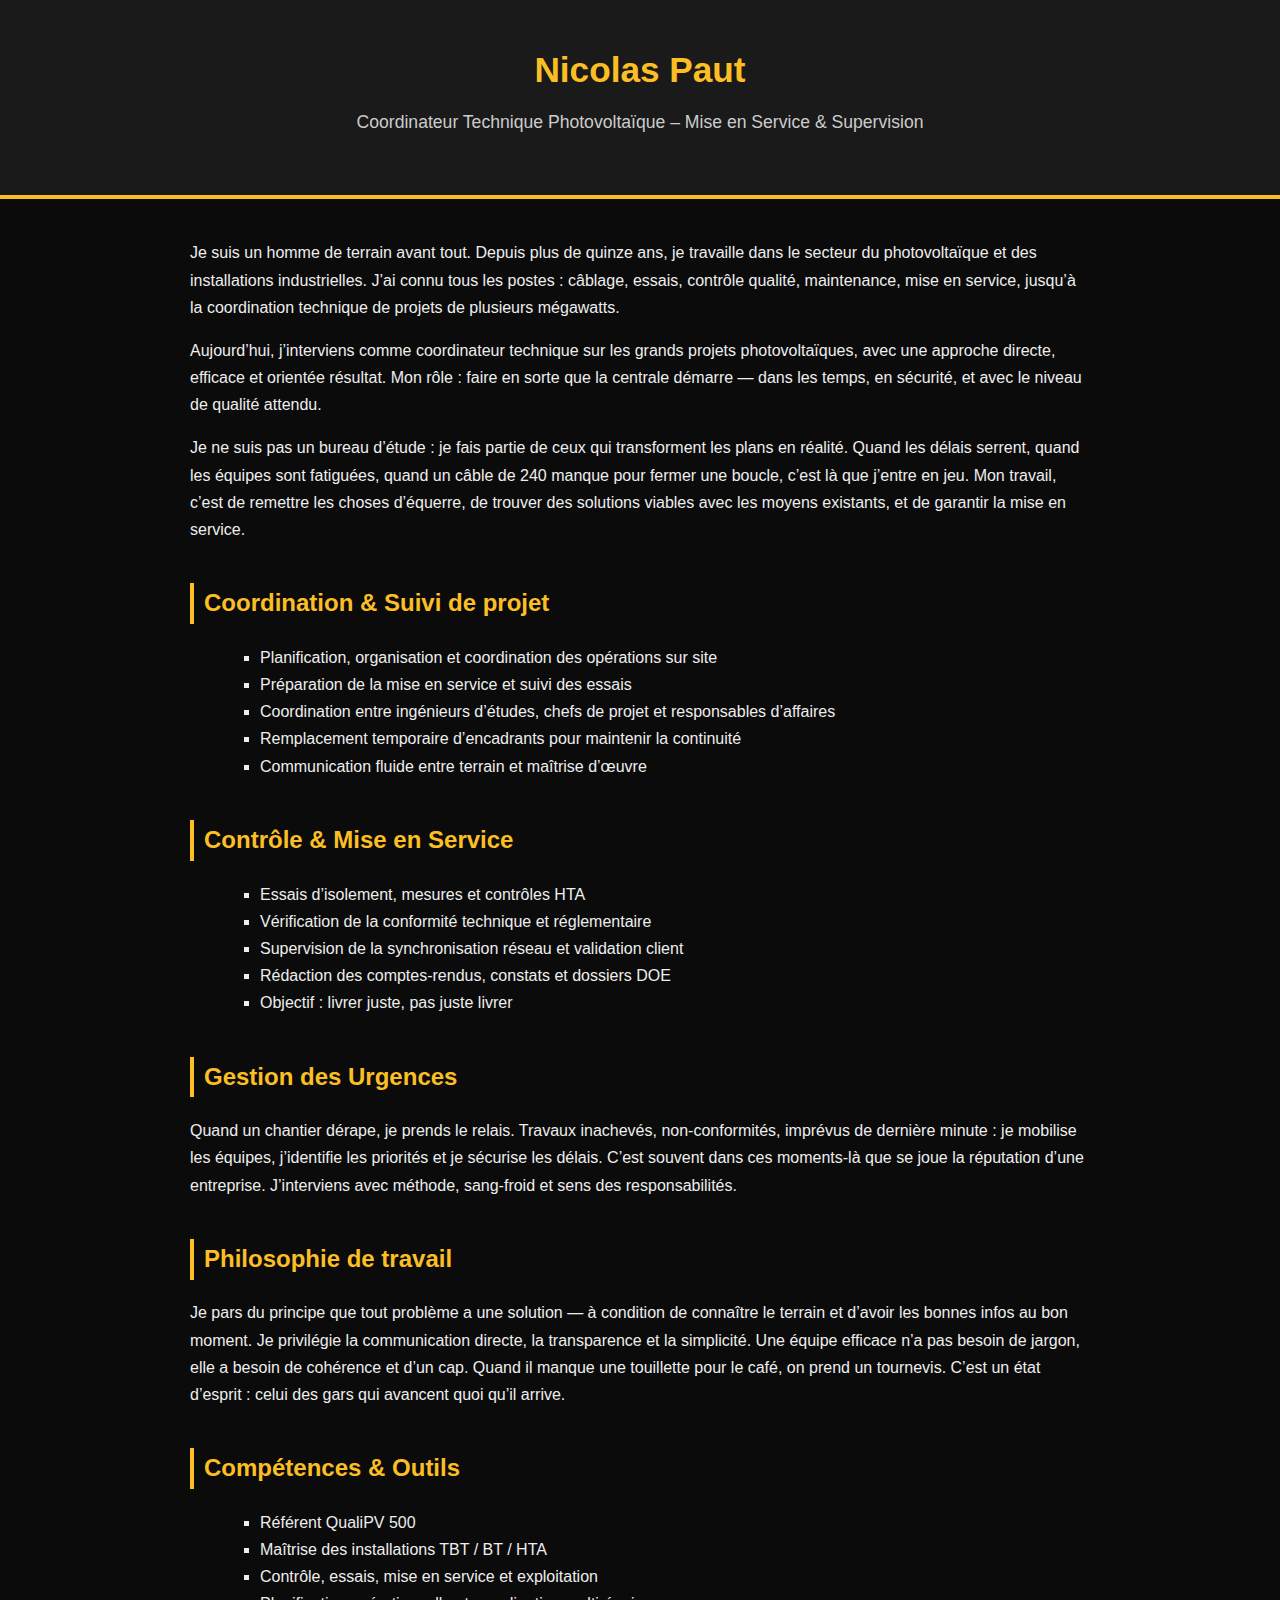
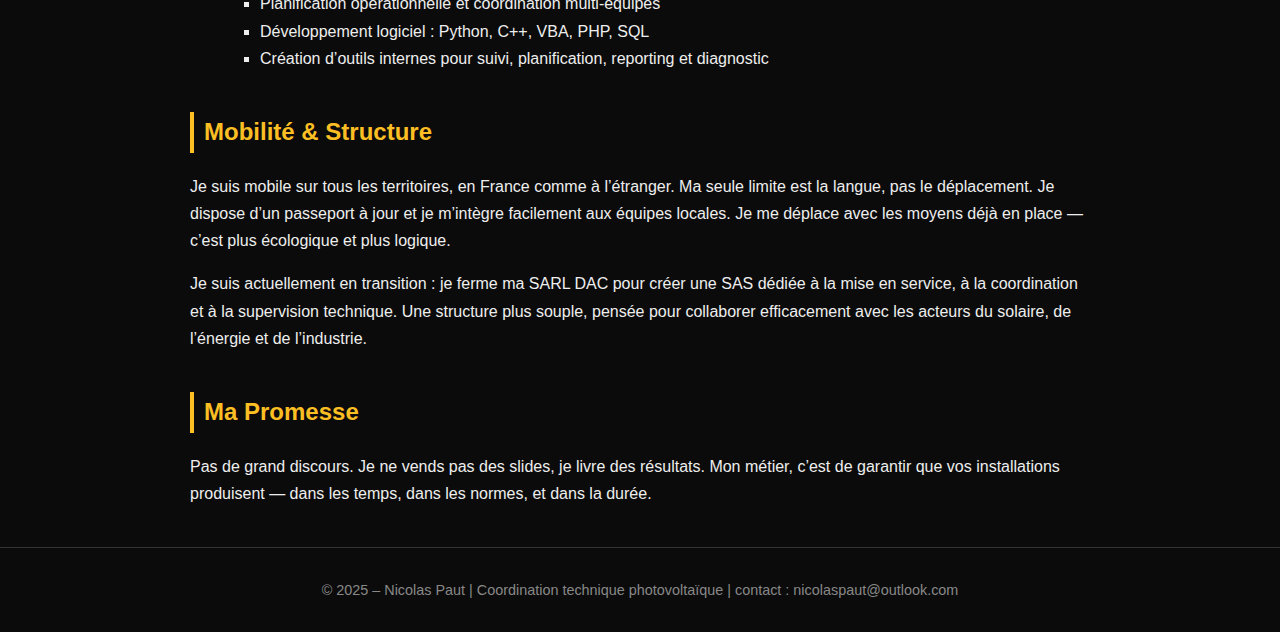
<file: index.html>
<!DOCTYPE html>
<html lang="fr">
<head>
  <meta charset="UTF-8">
  <meta name="viewport" content="width=device-width, initial-scale=1.0">
  <title>Mr PAUT Nicolas – Coordinateur Technique Photovoltaïque</title>
  <style>
    body {
      font-family: "Segoe UI", Arial, sans-serif;
      background-color: #0b0b0b;
      color: #eee;
      margin: 0;
      padding: 0;
      line-height: 1.7;
    }
    header {
      background-color: #1a1a1a;
      border-bottom: 4px solid #fbbf24;
      text-align: center;
      padding: 40px 20px;
    }
    header h1 {
      margin: 0;
      font-size: 2.2rem;
      color: #fbbf24;
    }
    header p {
      margin-top: 8px;
      font-size: 1.1rem;
      color: #ccc;
    }
    main {
      max-width: 900px;
      margin: 40px auto;
      padding: 0 20px;
    }
    h2 {
      color: #fbbf24;
      border-left: 4px solid #fbbf24;
      padding-left: 10px;
      margin-top: 40px;
    }
    ul {
      list-style-type: square;
      margin-left: 30px;
    }
    section {
      margin-bottom: 40px;
    }
    footer {
      text-align: center;
      font-size: 0.9rem;
      color: #888;
      padding: 30px;
      border-top: 1px solid #333;
    }
  </style>
</head>
<body>
  <header>
    <h1>Nicolas Paut</h1>
    <p>Coordinateur Technique Photovoltaïque – Mise en Service & Supervision</p>
  </header>

  <main>
    <section>
      <p>
        Je suis un homme de terrain avant tout. Depuis plus de quinze ans, je travaille dans le secteur du photovoltaïque et des installations industrielles.
        J’ai connu tous les postes : câblage, essais, contrôle qualité, maintenance, mise en service, jusqu’à la coordination technique de projets de plusieurs mégawatts.
      </p>
      <p>
        Aujourd’hui, j’interviens comme coordinateur technique sur les grands projets photovoltaïques, avec une approche directe, efficace et orientée résultat.
        Mon rôle : faire en sorte que la centrale démarre — dans les temps, en sécurité, et avec le niveau de qualité attendu.
      </p>
      <p>
        Je ne suis pas un bureau d’étude : je fais partie de ceux qui transforment les plans en réalité. Quand les délais serrent, quand les équipes sont fatiguées,
        quand un câble de 240 manque pour fermer une boucle, c’est là que j’entre en jeu. Mon travail, c’est de remettre les choses d’équerre, de trouver des solutions
        viables avec les moyens existants, et de garantir la mise en service.
      </p>
    </section>

    <section>
      <h2>Coordination & Suivi de projet</h2>
      <ul>
        <li>Planification, organisation et coordination des opérations sur site</li>
        <li>Préparation de la mise en service et suivi des essais</li>
        <li>Coordination entre ingénieurs d’études, chefs de projet et responsables d’affaires</li>
        <li>Remplacement temporaire d’encadrants pour maintenir la continuité</li>
        <li>Communication fluide entre terrain et maîtrise d’œuvre</li>
      </ul>
    </section>

    <section>
      <h2>Contrôle & Mise en Service</h2>
      <ul>
        <li>Essais d’isolement, mesures et contrôles HTA</li>
        <li>Vérification de la conformité technique et réglementaire</li>
        <li>Supervision de la synchronisation réseau et validation client</li>
        <li>Rédaction des comptes-rendus, constats et dossiers DOE</li>
        <li>Objectif : livrer juste, pas juste livrer</li>
      </ul>
    </section>

    <section>
      <h2>Gestion des Urgences</h2>
      <p>
        Quand un chantier dérape, je prends le relais. Travaux inachevés, non-conformités, imprévus de dernière minute :
        je mobilise les équipes, j’identifie les priorités et je sécurise les délais. C’est souvent dans ces moments-là
        que se joue la réputation d’une entreprise. J’interviens avec méthode, sang-froid et sens des responsabilités.
      </p>
    </section>

    <section>
      <h2>Philosophie de travail</h2>
      <p>
        Je pars du principe que tout problème a une solution — à condition de connaître le terrain et d’avoir les bonnes infos au bon moment.
        Je privilégie la communication directe, la transparence et la simplicité. Une équipe efficace n’a pas besoin de jargon, elle a besoin de cohérence et d’un cap.
        Quand il manque une touillette pour le café, on prend un tournevis. C’est un état d’esprit : celui des gars qui avancent quoi qu’il arrive.
      </p>
    </section>

    <section>
      <h2>Compétences & Outils</h2>
      <ul>
        <li>Référent QualiPV 500</li>
        <li>Maîtrise des installations TBT / BT / HTA</li>
        <li>Contrôle, essais, mise en service et exploitation</li>
        <li>Planification opérationnelle et coordination multi-équipes</li>
        <li>Développement logiciel : Python, C++, VBA, PHP, SQL</li>
        <li>Création d’outils internes pour suivi, planification, reporting et diagnostic</li>
      </ul>
    </section>

    <section>
      <h2>Mobilité & Structure</h2>
      <p>
        Je suis mobile sur tous les territoires, en France comme à l’étranger. Ma seule limite est la langue, pas le déplacement.
        Je dispose d’un passeport à jour et je m’intègre facilement aux équipes locales. Je me déplace avec les moyens déjà en place — c’est plus écologique et plus logique.
      </p>
      <p>
        Je suis actuellement en transition : je ferme ma SARL DAC pour créer une SAS dédiée à la mise en service, à la coordination et à la supervision technique.
        Une structure plus souple, pensée pour collaborer efficacement avec les acteurs du solaire, de l’énergie et de l’industrie.
      </p>
    </section>

    <section>
      <h2>Ma Promesse</h2>
      <p>
        Pas de grand discours. Je ne vends pas des slides, je livre des résultats.
        Mon métier, c’est de garantir que vos installations produisent — dans les temps, dans les normes, et dans la durée.
      </p>
    </section>
  </main>

  <footer>
    © 2025 – Nicolas Paut | Coordination technique photovoltaïque | contact : nicolaspaut@outlook.com
  </footer>
</body>
</html>
</file>
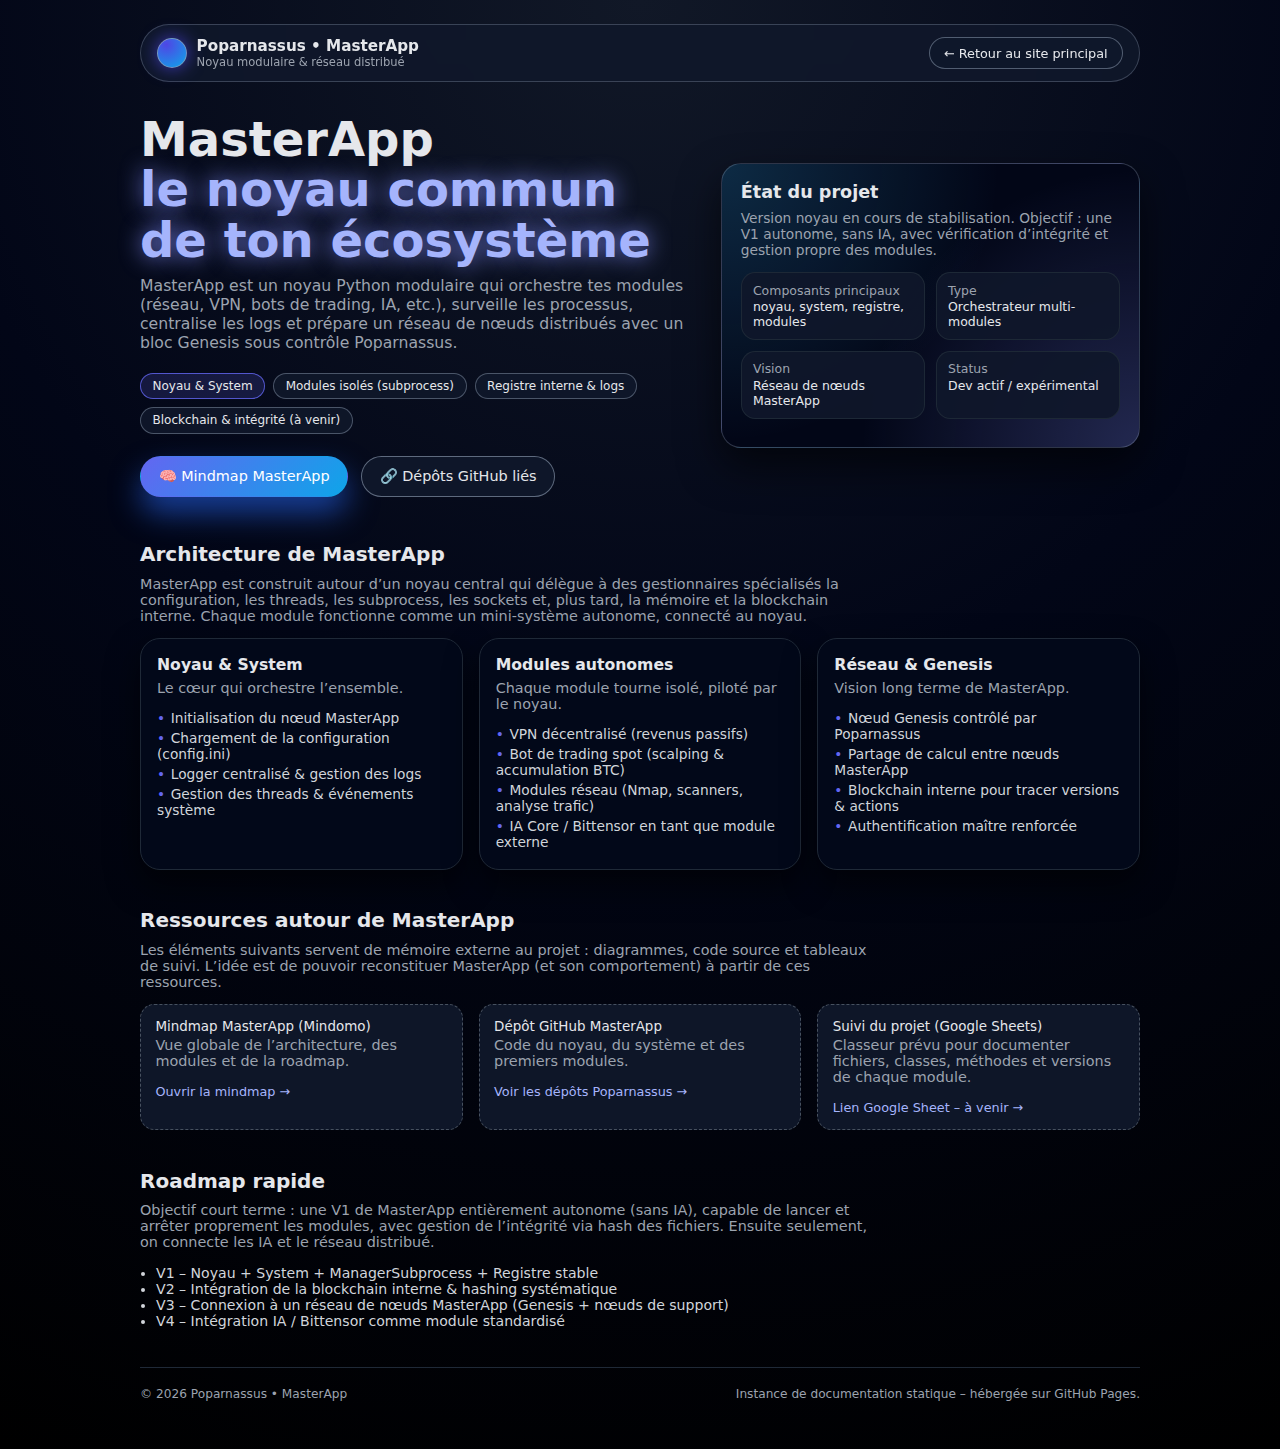
<file: masterapp/masterapp.html>
<!DOCTYPE html>
<html lang="fr">
<head>
  <meta charset="UTF-8" />
  <title>MasterApp • Poparnassus</title>
  <meta name="viewport" content="width=device-width, initial-scale=1.0" />
  <meta
    name="description"
    content="Présentation de MasterApp, le noyau modulaire et distribué de l'écosystème Poparnassus."
  />
  <style>
    :root {
      --bg: #020617;
      --bg-card: #020819;
      --accent: #6366f1;
      --accent-soft: rgba(99,102,241,0.18);
      --text: #e5e7eb;
      --muted: #9ca3af;
      --border: #1f2937;
      --radius: 1.25rem;
    }

    * {
      box-sizing: border-box;
      margin: 0;
      padding: 0;
    }

    body {
      font-family: system-ui, -apple-system, BlinkMacSystemFont, "Segoe UI", sans-serif;
      background: radial-gradient(circle at top, #111827 0, #020617 45%, #000 100%);
      color: var(--text);
      min-height: 100vh;
    }

    a {
      color: inherit;
      text-decoration: none;
    }

    .page {
      max-width: 1040px;
      margin: 0 auto;
      padding: 1.5rem 1.25rem 3rem;
    }

    header {
      display: flex;
      align-items: center;
      justify-content: space-between;
      gap: 1rem;
      padding: 0.75rem 1rem;
      border-radius: 999px;
      background: rgba(15,23,42,0.9);
      border: 1px solid rgba(148,163,184,0.32);
      backdrop-filter: blur(18px);
      margin-bottom: 2rem;
      position: sticky;
      top: 0.75rem;
      z-index: 10;
    }

    .brand {
      display: flex;
      align-items: center;
      gap: 0.6rem;
    }

    .brand-logo {
      width: 30px;
      height: 30px;
      border-radius: 999px;
      background: radial-gradient(circle at 30% 20%, #4f46e5, #0ea5e9);
      border: 1px solid rgba(148,163,184,0.7);
      box-shadow: 0 0 18px rgba(79,70,229,0.8);
    }

    .brand-text-main {
      font-size: 0.95rem;
      font-weight: 600;
    }

    .brand-text-sub {
      font-size: 0.72rem;
      color: var(--muted);
    }

    .back-link {
      font-size: 0.8rem;
      padding: 0.45rem 0.9rem;
      border-radius: 999px;
      border: 1px solid rgba(148,163,184,0.5);
      color: #e5e7eb;
      background: rgba(15,23,42,0.95);
      display: inline-flex;
      align-items: center;
      gap: 0.35rem;
    }

    .back-link:hover {
      border-color: var(--accent);
    }

    .hero {
      display: grid;
      grid-template-columns: minmax(0, 1.7fr) minmax(0, 1.3fr);
      gap: 2rem;
      align-items: center;
      margin-bottom: 2.8rem;
    }

    .hero-title {
      font-size: clamp(2.1rem, 2.6vw + 1.3rem, 3rem);
      line-height: 1.05;
      margin-bottom: 0.7rem;
    }

    .hero-title span {
      color: #a5b4fc;
      text-shadow: 0 0 22px rgba(129,140,248,0.85);
    }

    .hero-sub {
      font-size: 0.98rem;
      color: var(--muted);
      max-width: 36rem;
      margin-bottom: 1.3rem;
    }

    .chips {
      display: flex;
      flex-wrap: wrap;
      gap: 0.5rem;
      margin-bottom: 1.4rem;
    }

    .chip {
      font-size: 0.75rem;
      padding: 0.32rem 0.72rem;
      border-radius: 999px;
      border: 1px solid rgba(148,163,184,0.45);
      background: rgba(15,23,42,0.9);
      white-space: nowrap;
    }

    .chip-accent {
      border-color: rgba(99,102,241,0.8);
      background: rgba(99,102,241,0.18);
    }

    .buttons {
      display: flex;
      flex-wrap: wrap;
      gap: 0.8rem;
    }

    .btn {
      padding: 0.7rem 1.1rem;
      border-radius: 999px;
      border: 1px solid transparent;
      font-size: 0.9rem;
      display: inline-flex;
      align-items: center;
      justify-content: center;
      gap: 0.45rem;
      cursor: pointer;
      transition: all 0.18s ease;
    }

    .btn-primary {
      background: linear-gradient(135deg, #6366f1, #0ea5e9);
      color: white;
      box-shadow: 0 16px 30px rgba(37,99,235,0.6);
    }

    .btn-primary:hover {
      transform: translateY(-1px) scale(1.01);
    }

    .btn-ghost {
      background: rgba(15,23,42,0.95);
      color: var(--text);
      border-color: rgba(148,163,184,0.6);
    }

    .btn-ghost:hover {
      border-color: var(--accent);
    }

    .hero-card {
      background: radial-gradient(circle at top left, rgba(56,189,248,0.2), transparent 55%),
                  radial-gradient(circle at bottom right, rgba(129,140,248,0.25), transparent 55%),
                  #020617;
      border-radius: var(--radius);
      border: 1px solid rgba(148,163,184,0.3);
      padding: 1.1rem 1.2rem;
      box-shadow: 0 18px 42px rgba(0,0,0,0.6);
    }

    .hero-card h2 {
      font-size: 1.1rem;
      margin-bottom: 0.5rem;
    }

    .hero-card p {
      font-size: 0.86rem;
      color: var(--muted);
      margin-bottom: 0.9rem;
    }

    .hero-metrics {
      display: grid;
      grid-template-columns: repeat(2, minmax(0, 1fr));
      gap: 0.7rem;
      margin-bottom: 0.7rem;
    }

    .metric {
      padding: 0.6rem 0.7rem;
      border-radius: 0.9rem;
      background: rgba(15,23,42,0.92);
      border: 1px solid rgba(31,41,55,0.95);
      font-size: 0.78rem;
    }

    .metric-label {
      color: var(--muted);
      margin-bottom: 0.1rem;
    }

    .metric-value {
      font-weight: 500;
    }

    .section {
      margin-bottom: 2.4rem;
    }

    .section h2 {
      font-size: 1.25rem;
      margin-bottom: 0.6rem;
    }

    .section p {
      font-size: 0.9rem;
      color: var(--muted);
      max-width: 46rem;
      margin-bottom: 0.9rem;
    }

    .grid-3 {
      display: grid;
      grid-template-columns: repeat(3, minmax(0,1fr));
      gap: 1rem;
    }

    .card {
      background: var(--bg-card);
      border-radius: var(--radius);
      border: 1px solid var(--border);
      padding: 1rem 1rem 0.9rem;
      box-shadow: 0 14px 32px rgba(0,0,0,0.6);
      font-size: 0.86rem;
    }

    .card h3 {
      font-size: 0.98rem;
      margin-bottom: 0.35rem;
    }

    .card ul {
      list-style: none;
      padding: 0;
      margin: 0.4rem 0 0;
    }

    .card ul li {
      margin-bottom: 0.25rem;
      color: #d1d5db;
    }

    .card ul li::before {
      content: "•";
      color: var(--accent);
      margin-right: 0.35rem;
    }

    .resources {
      display: grid;
      grid-template-columns: repeat(3, minmax(0,1fr));
      gap: 1rem;
    }

    .resource {
      background: rgba(15,23,42,0.95);
      border-radius: 0.9rem;
      border: 1px dashed rgba(75,85,99,0.95);
      padding: 0.9rem;
      font-size: 0.84rem;
    }

    .resource-title {
      font-weight: 500;
      margin-bottom: 0.2rem;
    }

    .resource a {
      color: #a5b4fc;
      font-size: 0.8rem;
      word-break: break-all;
    }

    footer {
      margin-top: 2.4rem;
      padding-top: 1.2rem;
      border-top: 1px solid var(--border);
      font-size: 0.76rem;
      color: var(--muted);
      display: flex;
      justify-content: space-between;
      flex-wrap: wrap;
      gap: 0.6rem;
    }

    @media (max-width: 880px) {
      .hero {
        grid-template-columns: minmax(0,1fr);
      }
      .hero-card {
        order: -1;
      }
      .grid-3,
      .resources {
        grid-template-columns: minmax(0,1fr);
      }
      header {
        flex-direction: column;
        align-items: flex-start;
      }
    }
  </style>
</head>
<body>
  <div class="page">
    <header>
      <div class="brand">
        <div class="brand-logo"></div>
        <div>
          <div class="brand-text-main">Poparnassus • MasterApp</div>
          <div class="brand-text-sub">Noyau modulaire & réseau distribué</div>
        </div>
      </div>
      <a class="back-link" href="../index.html">
        ← Retour au site principal
      </a>
    </header>

    <section class="hero">
      <div>
        <h1 class="hero-title">
          MasterApp<br />
          <span>le noyau commun de ton écosystème</span>
        </h1>
        <p class="hero-sub">
          MasterApp est un noyau Python modulaire qui orchestre tes modules
          (réseau, VPN, bots de trading, IA, etc.), surveille les processus,
          centralise les logs et prépare un réseau de nœuds distribués avec un
          bloc Genesis sous contrôle Poparnassus.
        </p>
        <div class="chips">
          <span class="chip chip-accent">Noyau & System</span>
          <span class="chip">Modules isolés (subprocess)</span>
          <span class="chip">Registre interne & logs</span>
          <span class="chip">Blockchain & intégrité (à venir)</span>
        </div>
        <div class="buttons">
          <a
            class="btn btn-primary"
            href="https://www.mindomo.com/mindmap/masterapp-27830eba7a814d84916302ba74d97c92"
            target="_blank"
            rel="noopener"
          >
            🧠 Mindmap MasterApp
          </a>
          <a
            class="btn btn-ghost"
            href="https://github.com/Poparnassus30"
            target="_blank"
            rel="noopener"
          >
            🔗 Dépôts GitHub liés
          </a>
        </div>
      </div>

      <aside class="hero-card">
        <h2>État du projet</h2>
        <p>
          Version noyau en cours de stabilisation. Objectif : une V1 autonome,
          sans IA, avec vérification d’intégrité et gestion propre des modules.
        </p>
        <div class="hero-metrics">
          <div class="metric">
            <div class="metric-label">Composants principaux</div>
            <div class="metric-value">noyau, system, registre, modules</div>
          </div>
          <div class="metric">
            <div class="metric-label">Type</div>
            <div class="metric-value">Orchestrateur multi-modules</div>
          </div>
          <div class="metric">
            <div class="metric-label">Vision</div>
            <div class="metric-value">Réseau de nœuds MasterApp</div>
          </div>
          <div class="metric">
            <div class="metric-label">Status</div>
            <div class="metric-value">Dev actif / expérimental</div>
          </div>
        </div>
      </aside>
    </section>

    <section class="section">
      <h2>Architecture de MasterApp</h2>
      <p>
        MasterApp est construit autour d’un noyau central qui délègue à des gestionnaires
        spécialisés la configuration, les threads, les subprocess, les sockets et,
        plus tard, la mémoire et la blockchain interne. Chaque module fonctionne
        comme un mini-système autonome, connecté au noyau.
      </p>

      <div class="grid-3">
        <div class="card">
          <h3>Noyau & System</h3>
          <p>Le cœur qui orchestre l’ensemble.</p>
          <ul>
            <li>Initialisation du nœud MasterApp</li>
            <li>Chargement de la configuration (config.ini)</li>
            <li>Logger centralisé & gestion des logs</li>
            <li>Gestion des threads & événements système</li>
          </ul>
        </div>

        <div class="card">
          <h3>Modules autonomes</h3>
          <p>Chaque module tourne isolé, piloté par le noyau.</p>
          <ul>
            <li>VPN décentralisé (revenus passifs)</li>
            <li>Bot de trading spot (scalping & accumulation BTC)</li>
            <li>Modules réseau (Nmap, scanners, analyse trafic)</li>
            <li>IA Core / Bittensor en tant que module externe</li>
          </ul>
        </div>

        <div class="card">
          <h3>Réseau & Genesis</h3>
          <p>Vision long terme de MasterApp.</p>
          <ul>
            <li>Nœud Genesis contrôlé par Poparnassus</li>
            <li>Partage de calcul entre nœuds MasterApp</li>
            <li>Blockchain interne pour tracer versions & actions</li>
            <li>Authentification maître renforcée</li>
          </ul>
        </div>
      </div>
    </section>

    <section class="section">
      <h2>Ressources autour de MasterApp</h2>
      <p>
        Les éléments suivants servent de mémoire externe au projet : diagrammes,
        code source et tableaux de suivi. L’idée est de pouvoir reconstituer
        MasterApp (et son comportement) à partir de ces ressources.
      </p>

      <div class="resources">
        <div class="resource">
          <div class="resource-title">Mindmap MasterApp (Mindomo)</div>
          <p>Vue globale de l’architecture, des modules et de la roadmap.</p>
          <a
            href="https://www.mindomo.com/mindmap/masterapp-27830eba7a814d84916302ba74d97c92"
            target="_blank"
            rel="noopener"
          >
            Ouvrir la mindmap →
          </a>
        </div>

        <div class="resource">
          <div class="resource-title">Dépôt GitHub MasterApp</div>
          <p>Code du noyau, du système et des premiers modules.</p>
          <!-- Remplace le lien par le dépôt exact quand tu veux -->
          <a
            href="https://github.com/Poparnassus30/MasterApp"
            target="_blank"
            rel="noopener"
          >
            Voir les dépôts Poparnassus →
          </a>
        </div>

        <div class="resource">
          <div class="resource-title">Suivi du projet (Google Sheets)</div>
          <p>
            Classeur prévu pour documenter fichiers, classes, méthodes
            et versions de chaque module.
          </p>
          <a href="#" onclick="alert('https://docs.google.com/spreadsheets/d/12N1kR9Q0FhGhTtG4Y9-TIo01BYLhasOrvgDZ0FFdPoM/edit?usp=sharing'); return false;">
            Lien Google Sheet – à venir →
          </a>
        </div>
      </div>
    </section>

    <section class="section">
      <h2>Roadmap rapide</h2>
      <p>
        Objectif court terme : une V1 de MasterApp entièrement autonome (sans IA),
        capable de lancer et arrêter proprement les modules, avec gestion de
        l’intégrité via hash des fichiers. Ensuite seulement, on connecte les IA
        et le réseau distribué.
      </p>
      <ul style="font-size:0.88rem; color:#d1d5db; margin-left:1rem; margin-top:0.4rem;">
        <li>V1 – Noyau + System + ManagerSubprocess + Registre stable</li>
        <li>V2 – Intégration de la blockchain interne & hashing systématique</li>
        <li>V3 – Connexion à un réseau de nœuds MasterApp (Genesis + nœuds de support)</li>
        <li>V4 – Intégration IA / Bittensor comme module standardisé</li>
      </ul>
    </section>

    <footer>
      <span>© <span id="year"></span> Poparnassus • MasterApp</span>
      <span>Instance de documentation statique – hébergée sur GitHub Pages.</span>
    </footer>
  </div>

  <script>
    document.getElementById("year").textContent = new Date().getFullYear();
  </script>
</body>
</html>
</file>
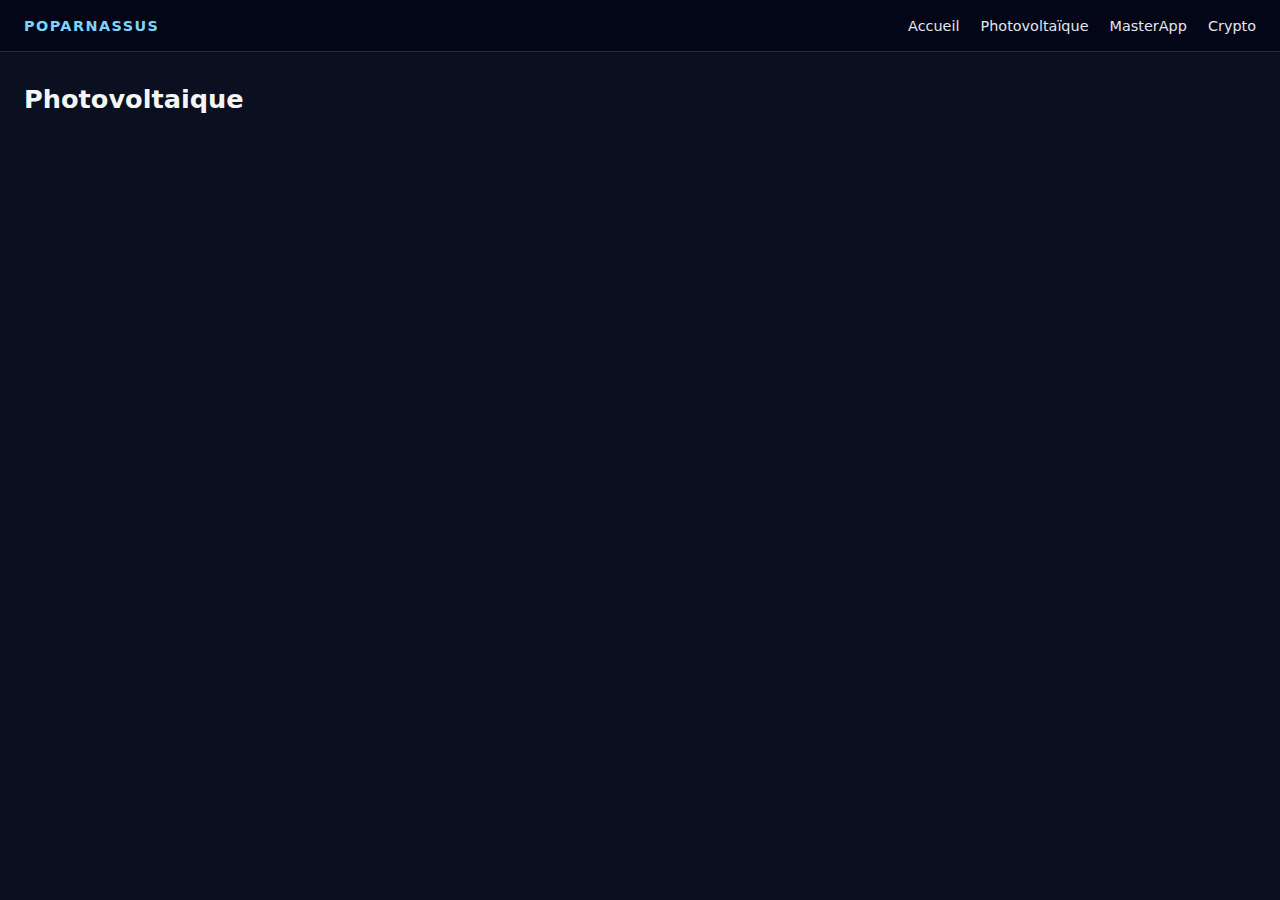
<file: photovoltaique/photovoltaique.html>
<!DOCTYPE html>
<html lang="fr">
<head>
    <meta charset="UTF-8">
    <title>Poparnassus – Crypto</title>
    <meta name="viewport" content="width=device-width, initial-scale=1">
    <style>
        body {
            margin: 0;
            font-family: system-ui, -apple-system, BlinkMacSystemFont, "Segoe UI", sans-serif;
            background: #0b1020;
            color: #f5f5f5;
        }

        header {
            padding: 1rem 1.5rem;
            border-bottom: 1px solid #1f2937;
            background: #020617;
        }

        .nav {
            max-width: 1250px;
            margin: 0 auto;
            display: flex;
            justify-content: space-between;
            align-items: center;
        }

        .brand {
            font-weight: 700;
            letter-spacing: 0.1em;
            text-transform: uppercase;
            font-size: 0.9rem;
            color: #7dd3fc;
        }

        nav a {
            text-decoration: none;
            color: #e5e7eb;
            margin-left: 1rem;
            font-size: 0.9rem;
        }

        nav a:hover {
            color: #38bdf8;
        }

        main {
            max-width: 1250px;
            margin: 2rem auto 3rem;
            padding: 0 1.5rem;
        }

        h1 {
            font-size: 1.6rem;
            margin-bottom: 0.5rem;
        }

        .subtitle {
            font-size: 0.9rem;
            color: #9ca3af;
            margin-bottom: 1.8rem;
        }

        .grid {
            display: grid;
            grid-template-columns: repeat(5, minmax(0, 1fr));
            gap: 1.2rem;
        }

        .col {
            border-radius: 0.8rem;
            border: 1px solid #1f2937;
            padding: 1rem 1rem 1.2rem;
            background: radial-gradient(circle at top left, #111827 0, #020617 60%);
        }

        .col h2 {
            margin-top: 0;
            font-size: 1rem;
            margin-bottom: 0.8rem;
            color: #e5e7eb;
        }

        ul {
            list-style: none;
            padding-left: 0;
            margin: 0;
            font-size: 0.9rem;
        }

        li + li {
            margin-top: 0.35rem;
        }

        .logo {
            width: 22px;
            height: 22px;
            object-fit: cover;
            border-radius: 4px;
            vertical-align: middle;
            margin-right: 8px;
        }

        a.link {
            color: #7dd3fc;
            text-decoration: none;
            word-break: break-all;
        }

        a.link:hover {
            text-decoration: underline;
        }

        .section-title {
            font-weight: 600;
            margin-top: 0.7rem;
            margin-bottom: 0.1rem;
            font-size: 0.8rem;
            text-transform: uppercase;
            letter-spacing: 0.08em;
            color: #9ca3af;
        }

        .note {
            margin-top: 1.5rem;
            font-size: 0.8rem;
            color: #9ca3af;
        }

        @media (max-width: 1200px) {
            .grid {
                grid-template-columns: repeat(3, minmax(0, 1fr));
            }
        }

        @media (max-width: 900px) {
            .grid {
                grid-template-columns: repeat(2, minmax(0, 1fr));
            }
        }

        @media (max-width: 600px) {
            .grid {
                grid-template-columns: 1fr;
            }
        }
    </style>
</head>
<body>

<header>
    <div class="nav">
        <div class="brand">Poparnassus</div>
        <nav>
            <a href="index.html">Accueil</a>
            <a href="photovoltaique.html">Photovoltaïque</a>
            <a href="masterapp.html">MasterApp</a>
            <a href="crypto.html">Crypto</a>
        </nav>
    </div>
</header>

<main>
    <h1>Photovoltaique </h1>
    <p class="subtitle">

    </p>

    <div class="grid">

    </div>

    <p class="note">

    </p>
</main>

</body>
</html>
</file>
